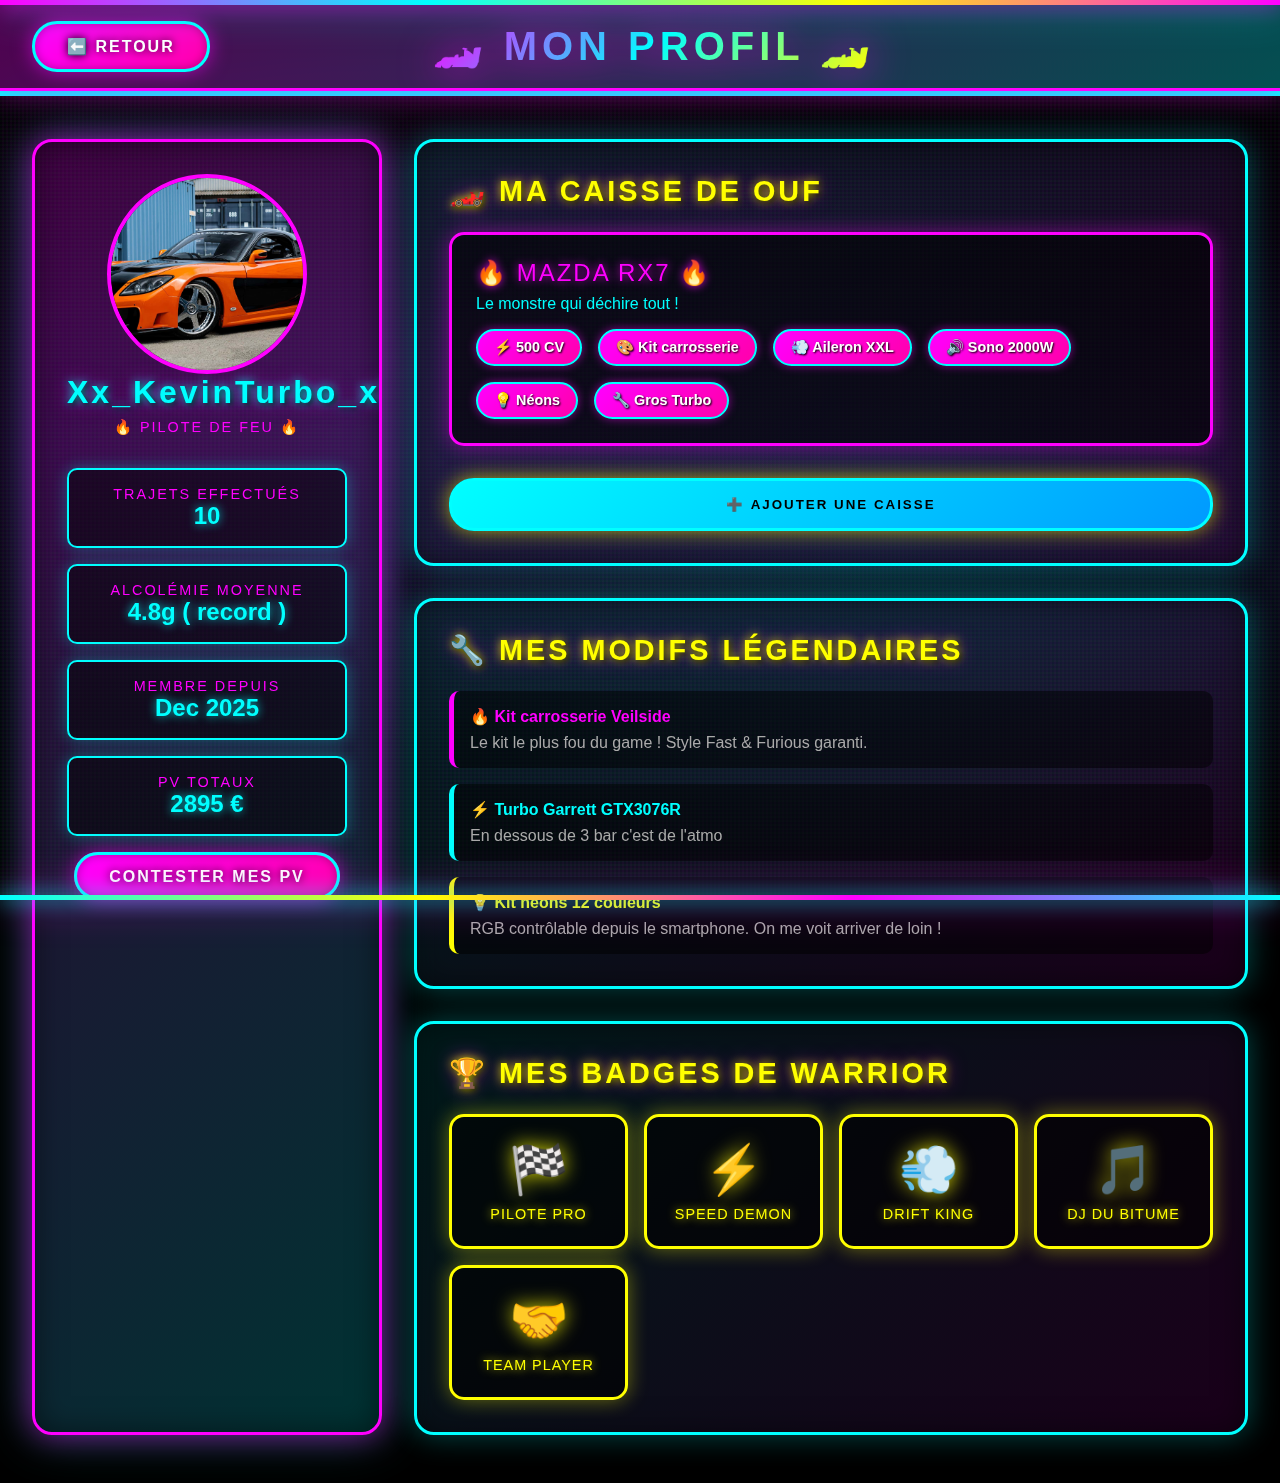
<file: profil.html>
<!DOCTYPE html>
<html lang="fr">
<head>
    <meta charset="UTF-8">
    <meta name="viewport" content="width=device-width, initial-scale=1.0">
    <title>Mon Profil - ESTIA Tuning</title>
    <style>
        * {
            margin: 0;
            padding: 0;
            box-sizing: border-box;
        }

        body {
            font-family: 'Impact', 'Arial Black', sans-serif;
            background: #000;
            color: #fff;
            min-height: 100vh;
            overflow-x: hidden;
            position: relative;
        }

        /* Fond animé style Matrix/Années 2000 */
        body::before {
            content: '';
            position: fixed;
            top: 0;
            left: 0;
            width: 100%;
            height: 100%;
            background: 
                repeating-linear-gradient(0deg, transparent, transparent 2px, rgba(0, 255, 0, 0.03) 2px, rgba(0, 255, 0, 0.03) 4px),
                repeating-linear-gradient(90deg, transparent, transparent 2px, rgba(255, 0, 255, 0.03) 2px, rgba(255, 0, 255, 0.03) 4px),
                radial-gradient(ellipse at 30% 40%, rgba(255, 0, 255, 0.1) 0%, transparent 50%),
                radial-gradient(ellipse at 70% 60%, rgba(0, 255, 255, 0.1) 0%, transparent 50%),
                linear-gradient(180deg, #000 0%, #0a0015 50%, #000 100%);
            z-index: -1;
            animation: bgScroll 20s linear infinite;
        }

        @keyframes bgScroll {
            0% { background-position: 0 0; }
            100% { background-position: 100px 100px; }
        }

        /* Néons clignotants */
        .neon-border-top {
            position: fixed;
            top: 0;
            left: 0;
            width: 100%;
            height: 5px;
            background: linear-gradient(90deg, #ff00ff, #00ffff, #ffff00, #ff00ff);
            animation: neonSlide 3s linear infinite;
            z-index: 9999;
            box-shadow: 0 0 20px #ff00ff, 0 0 40px #00ffff;
        }

        .neon-border-bottom {
            position: fixed;
            bottom: 0;
            left: 0;
            width: 100%;
            height: 5px;
            background: linear-gradient(90deg, #00ffff, #ffff00, #ff00ff, #00ffff);
            animation: neonSlide 3s linear infinite reverse;
            z-index: 9999;
            box-shadow: 0 0 20px #00ffff, 0 0 40px #ff00ff;
        }

        @keyframes neonSlide {
            0% { background-position: 0 0; }
            100% { background-position: 200px 0; }
        }

        /* Étoiles/Sparkles style années 2000 */
        .sparkle {
            position: fixed;
            pointer-events: none;
            animation: sparkleFloat 3s ease-in-out infinite;
            font-size: 2rem;
            z-index: 1;
        }

        .sparkle:nth-child(1) { top: 10%; left: 5%; animation-delay: 0s; }
        .sparkle:nth-child(2) { top: 20%; right: 10%; animation-delay: 0.5s; }
        .sparkle:nth-child(3) { top: 60%; left: 8%; animation-delay: 1s; }
        .sparkle:nth-child(4) { top: 70%; right: 15%; animation-delay: 1.5s; }
        .sparkle:nth-child(5) { top: 40%; left: 15%; animation-delay: 2s; }
        .sparkle:nth-child(6) { top: 50%; right: 5%; animation-delay: 2.5s; }

        @keyframes sparkleFloat {
            0%, 100% { transform: translateY(0) rotate(0deg); opacity: 0.6; }
            50% { transform: translateY(-20px) rotate(180deg); opacity: 1; }
        }

        header {
            background: linear-gradient(135deg, rgba(255, 0, 255, 0.3), rgba(0, 255, 255, 0.3));
            backdrop-filter: blur(10px);
            padding: 1rem 2rem;
            border-bottom: 3px solid #ff00ff;
            box-shadow: 0 0 30px rgba(255, 0, 255, 0.5), 0 5px 0 #00ffff;
            margin-top: 5px;
        }

        .header-content {
            max-width: 1400px;
            margin: 0 auto;
            display: flex;
            justify-content: space-between;
            align-items: center;
        }

        .back-btn {
            background: linear-gradient(135deg, #ff00ff, #ff00aa);
            color: #fff;
            padding: 0.8rem 2rem;
            border: 3px solid #00ffff;
            border-radius: 25px;
            text-decoration: none;
            font-weight: 900;
            text-transform: uppercase;
            letter-spacing: 2px;
            box-shadow: 0 0 20px rgba(255, 0, 255, 0.6), inset 0 0 10px rgba(0, 0, 0, 0.3);
            transition: all 0.3s;
            text-shadow: 0 0 10px #000;
        }

        .back-btn:hover {
            transform: scale(1.1);
            box-shadow: 0 0 40px rgba(0, 255, 255, 0.8);
            background: linear-gradient(135deg, #00ffff, #00aaff);
        }

        .page-title {
            font-size: 2.5rem;
            background: linear-gradient(135deg, #ff00ff, #00ffff, #ffff00);
            -webkit-background-clip: text;
            -webkit-text-fill-color: transparent;
            text-transform: uppercase;
            letter-spacing: 5px;
            animation: titleGlow 2s ease-in-out infinite alternate;
            filter: drop-shadow(0 0 20px rgba(255, 0, 255, 0.8));
        }

        @keyframes titleGlow {
            from { filter: drop-shadow(0 0 20px rgba(255, 0, 255, 0.8)); }
            to { filter: drop-shadow(0 0 40px rgba(0, 255, 255, 1)); }
        }

        .container {
            max-width: 1400px;
            margin: 3rem auto;
            padding: 0 2rem;
            position: relative;
            z-index: 2;
        }

        .profile-grid {
            display: grid;
            grid-template-columns: 350px 1fr;
            gap: 2rem;
            margin-top: 2rem;
        }

        /* Carte profil principale */
        .profile-card {
            background: linear-gradient(135deg, rgba(255, 0, 255, 0.2), rgba(0, 255, 255, 0.2));
            border: 3px solid #ff00ff;
            border-radius: 20px;
            padding: 2rem;
            box-shadow: 
                0 0 30px rgba(255, 0, 255, 0.5),
                0 0 50px rgba(0, 255, 255, 0.3),
                inset 0 0 30px rgba(0, 0, 0, 0.5);
            text-align: center;
            position: relative;
            overflow: hidden;
        }

        @keyframes iconRotate {
            from { transform: translate(-50%, -50%) rotate(0deg); }
            to { transform: translate(-50%, -50%) rotate(360deg); }
        }

        .avatar-container {
            width: 200px;
            height: 200px;
            margin: 0 auto 1.5rem;
            border-radius: 50%;
            border: 5px solid #ff00ff;
            box-shadow: 
                0 0 30px rgba(255, 0, 255, 0.8),
                0 0 50px rgba(0, 255, 255, 0.6),
                inset 0 0 30px rgba(0, 0, 0, 0.3);
            background: linear-gradient(135deg, #ff00ff, #00ffff);
            display: flex;
            align-items: center;
            justify-content: center;
            font-size: 5rem;
            animation: avatarPulse 2s ease-in-out infinite;
            position: relative;
        }

        @keyframes avatarPulse {
            0%, 100% { 
                box-shadow: 0 0 30px rgba(255, 0, 255, 0.8), 0 0 50px rgba(0, 255, 255, 0.6); 
                transform: scale(1);
            }
            50% { 
                box-shadow: 0 0 50px rgba(255, 0, 255, 1), 0 0 80px rgba(0, 255, 255, 0.8); 
                transform: scale(1.05);
            }
        }

        .username {
            font-size: 2rem;
            color: #00ffff;
            letter-spacing: 3px;
            text-shadow: 
                0 0 10px rgba(0, 255, 255, 0.8),
                2px 2px 5px #000,
                0 0 20px rgba(255, 0, 255, 0.5);
            margin-bottom: 0.5rem;
            animation: textBlink 1.5s ease-in-out infinite;
        }

        @keyframes textBlink {
            0%, 100% { opacity: 1; }
            50% { opacity: 0.7; }
        }

        .user-stats {
            margin: 2rem 0;
            display: flex;
            flex-direction: column;
            gap: 1rem;
        }

        .stat-item {
            background: rgba(0, 0, 0, 0.5);
            padding: 1rem;
            border-radius: 10px;
            border: 2px solid #00ffff;
            box-shadow: 0 0 15px rgba(0, 255, 255, 0.3);
        }

        .stat-label {
            font-size: 0.9rem;
            color: #ff00ff;
            text-transform: uppercase;
            letter-spacing: 2px;
        }

        .stat-value {
            font-size: 1.5rem;
            color: #00ffff;
            font-weight: 900;
            text-shadow: 0 0 10px rgba(0, 255, 255, 0.8);
        }

        .edit-btn {
            background: linear-gradient(135deg, #ffff00, #ff00ff);
            color: #000;
            padding: 1rem 2rem;
            border: 3px solid #00ffff;
            border-radius: 25px;
            font-weight: 900;
            text-transform: uppercase;
            letter-spacing: 2px;
            cursor: pointer;
            box-shadow: 0 0 20px rgba(255, 255, 0, 0.6);
            transition: all 0.3s;
            margin-top: 1rem;
            width: 100%;
        }

        .edit-btn:hover {
            transform: scale(1.05);
            box-shadow: 0 0 40px rgba(255, 0, 255, 0.8);
            background: linear-gradient(135deg, #ff00ff, #ffff00);
        }

        /* Section droite */
        .profile-content {
            display: flex;
            flex-direction: column;
            gap: 2rem;
        }

        .section-box {
            background: linear-gradient(135deg, rgba(0, 255, 255, 0.1), rgba(255, 0, 255, 0.1));
            border: 3px solid #00ffff;
            border-radius: 20px;
            padding: 2rem;
            box-shadow: 
                0 0 30px rgba(0, 255, 255, 0.3),
                inset 0 0 30px rgba(0, 0, 0, 0.5);
            position: relative;
        }

        @keyframes borderSlide {
            0% { background-position: 0 0; }
            100% { background-position: 200px 0; }
        }

        .section-title {
            font-size: 1.8rem;
            color: #ffff00;
            text-transform: uppercase;
            letter-spacing: 3px;
            margin-bottom: 1.5rem;
            text-shadow: 
                0 0 10px rgba(255, 255, 0, 0.8),
                2px 2px 5px #000,
                0 0 20px rgba(255, 0, 255, 0.5);
            display: flex;
            align-items: center;
            gap: 1rem;
        }

        .car-card {
            background: rgba(0, 0, 0, 0.6);
            border: 3px solid #ff00ff;
            border-radius: 15px;
            padding: 1.5rem;
            margin-bottom: 1rem;
            box-shadow: 0 0 20px rgba(255, 0, 255, 0.4);
            transition: all 0.3s;
        }

        .car-card:hover {
            transform: translateX(10px);
            box-shadow: 0 0 40px rgba(0, 255, 255, 0.6);
            border-color: #00ffff;
        }

        .car-name {
            font-size: 1.5rem;
            color: #ff00ff;
            text-transform: uppercase;
            letter-spacing: 2px;
            margin-bottom: 0.5rem;
            text-shadow: 0 0 10px rgba(255, 0, 255, 0.8);
        }

        .car-specs {
            display: flex;
            gap: 1rem;
            flex-wrap: wrap;
            margin-top: 1rem;
        }

        .spec-badge {
            background: linear-gradient(135deg, #ff00ff, #ff00aa);
            color: #fff;
            padding: 0.5rem 1rem;
            border-radius: 20px;
            font-size: 0.9rem;
            font-weight: 900;
            border: 2px solid #00ffff;
            box-shadow: 0 0 10px rgba(255, 0, 255, 0.5);
            text-shadow: 1px 1px 2px #000;
        }

        .badges-grid {
            display: grid;
            grid-template-columns: repeat(auto-fill, minmax(150px, 1fr));
            gap: 1rem;
        }

        .badge {
            background: rgba(0, 0, 0, 0.6);
            border: 3px solid #ffff00;
            border-radius: 15px;
            padding: 1.5rem;
            text-align: center;
            box-shadow: 0 0 20px rgba(255, 255, 0, 0.4);
            transition: all 0.3s;
        }

        .badge:hover {
            transform: scale(1.1) rotate(5deg);
            box-shadow: 0 0 40px rgba(255, 255, 0, 0.8);
        }

        .badge-icon {
            font-size: 3rem;
            margin-bottom: 0.5rem;
            filter: drop-shadow(0 0 10px rgba(255, 255, 0, 0.8));
        }

        .badge-name {
            color: #ffff00;
            font-size: 0.9rem;
            text-transform: uppercase;
            letter-spacing: 1px;
            text-shadow: 0 0 10px rgba(255, 255, 0, 0.8);
        }

        @media (max-width: 1024px) {
            .profile-grid {
                grid-template-columns: 1fr;
            }
        }

        @media (max-width: 768px) {
            .page-title {
                font-size: 1.8rem;
            }

            .header-content {
                flex-direction: column;
                gap: 1rem;
            }
        }
        .cercle-avatar{
            width: 200px;
            height: 200px; 
            border-radius: 50%;
            overflow: hidden;
            border: 4px solid #ff00ff;
            box-shadow:
            0 0 20px #ff00ff
            0 0 40px #ff00ff
            0 0 60px #ff00ff
            inset 0 0 20px rgba(255, 0, 255, 0.3);
            display: flex;
            align-items: center;
            justify-content: center;
            background: radial-gradient(circle, rgba(138, 43, 226, 0.4), rgba(75, 0, 130, 0.6));
            margin-left: auto;
            margin-right: auto;
        }
        .cercle-avatar img{
            width: 100%;
            height: 100%;
            object-fit: cover;
            object-position: center;
            margin: 0 auto;
        }
    </style>
</head>
<body>
    <!-- Néons -->
    <div class="neon-border-top"></div>
    <div class="neon-border-bottom"></div>

    <header>
        <div class="header-content">
            <a href="index.html" class="back-btn">⬅️ Retour</a>
            <h1 class="page-title">🏎️ MON PROFIL 🏎️</h1>
            <div style="width: 150px;"></div>
        </div>
    </header>

    <div class="container">
        <div class="profile-grid">
            <!-- Carte profil gauche -->
            <div class="profile-card">
                <div class="cercle-avatar">
                    <img src="media/pictures/mazda_rx7_veilside.jpg" alt="Mazda RX7 Veilside">
                </div>
                
                <h2 class="username">Xx_KevinTurbo_xX</h2>
                <p style="color: #ff00ff; font-size: 0.9rem; letter-spacing: 2px;">🔥 PILOTE DE FEU 🔥</p>

                <div class="user-stats">
                    <div class="stat-item">
                        <div class="stat-label">Trajets effectués</div>
                        <div class="stat-value">10</div>
                    </div>
                    <div class="stat-item">
                        <div class="stat-label">Alcolémie moyenne</div>
                        <div class="stat-value">4.8g ( record )</div>
                    </div>
                    <div class="stat-item">
                        <div class="stat-label">Membre depuis</div>
                        <div class="stat-value">Dec 2025</div>
                    </div>
                    <div class="stat-item">
                        <div class="stat-label">PV Totaux</div>
                        <div class="stat-value">2895 €</div>
                    </div>
                </div>
                <a href="https://www.antai.gouv.fr/particulier/designation-ou-contestation/" target="_blank" class="back-btn">Contester mes PV</a>
            </div>

            <!-- Contenu droite -->
            <div class="profile-content">
                <!-- Ma caisse -->
                <div class="section-box">
                    <h3 class="section-title">🏎️ MA CAISSE DE OUF</h3>
                    
                    <div class="car-card"> 
                        <div class="car-name">🔥 Mazda RX7 🔥</div>
                        <p style="color: #00ffff; margin: 0.5rem 0;">Le monstre qui déchire tout !</p>
                        
                        <div class="car-specs">
                            <span class="spec-badge">⚡ 500 CV</span>
                            <span class="spec-badge">🎨 Kit carrosserie</span>
                            <span class="spec-badge">💨 Aileron XXL</span>
                            <span class="spec-badge">🔊 Sono 2000W</span>
                            <span class="spec-badge">💡 Néons </span>
                            <span class="spec-badge">🔧 Gros Turbo</span>
                        </div>
                    </div>

                    <button class="edit-btn" style="background: linear-gradient(135deg, #00ffff, #0099ff);" onclick="alert('Permet de mettre une voiture de plus')">➕ Ajouter une caisse</button>
                </div>

                <!-- Modifs -->
                <div class="section-box">
                    <h3 class="section-title">🔧 MES MODIFS LÉGENDAIRES</h3>
                    
                    <div style="display: flex; flex-direction: column; gap: 1rem;">
                        <div style="background: rgba(0,0,0,0.5); padding: 1rem; border-radius: 10px; border-left: 5px solid #ff00ff;">
                            <strong style="color: #ff00ff;">🔥 Kit carrosserie Veilside</strong>
                            <p style="color: #aaa; margin-top: 0.5rem;">Le kit le plus fou du game ! Style Fast & Furious garanti.</p>
                        </div>
                        <div style="background: rgba(0,0,0,0.5); padding: 1rem; border-radius: 10px; border-left: 5px solid #00ffff;">
                            <strong style="color: #00ffff;">⚡ Turbo Garrett GTX3076R</strong>
                            <p style="color: #aaa; margin-top: 0.5rem;">En dessous de 3 bar c'est de l'atmo</p>
                        </div>
                        <div style="background: rgba(0,0,0,0.5); padding: 1rem; border-radius: 10px; border-left: 5px solid #ffff00;">
                            <strong style="color: #ffff00;">💡 Kit néons 12 couleurs</strong>
                            <p style="color: #aaa; margin-top: 0.5rem;">RGB contrôlable depuis le smartphone. On me voit arriver de loin !</p>
                        </div>
                    </div>
                </div>

                <!-- Badges -->
                <div class="section-box">
                    <h3 class="section-title">🏆 MES BADGES DE WARRIOR</h3>
                    
                    <div class="badges-grid">
                        <div class="badge">
                            <div class="badge-icon">🏁</div>
                            <div class="badge-name">Pilote Pro</div>
                        </div>
                        <div class="badge">
                            <div class="badge-icon">⚡</div>
                            <div class="badge-name">Speed Demon</div>
                        </div>
                        <div class="badge">
                            <div class="badge-icon">💨</div>
                            <div class="badge-name">Drift King</div>
                        </div>
                        <div class="badge">
                            <div class="badge-icon">🎵</div>
                            <div class="badge-name">DJ du Bitume</div>
                        </div>
                        <div class="badge">
                            <div class="badge-icon">🤝</div>
                            <div class="badge-name">Team Player</div>
                        </div>
                    </div>
                </div>
            </div>
        </div>
    </div>
</body>
</html>
</file>
